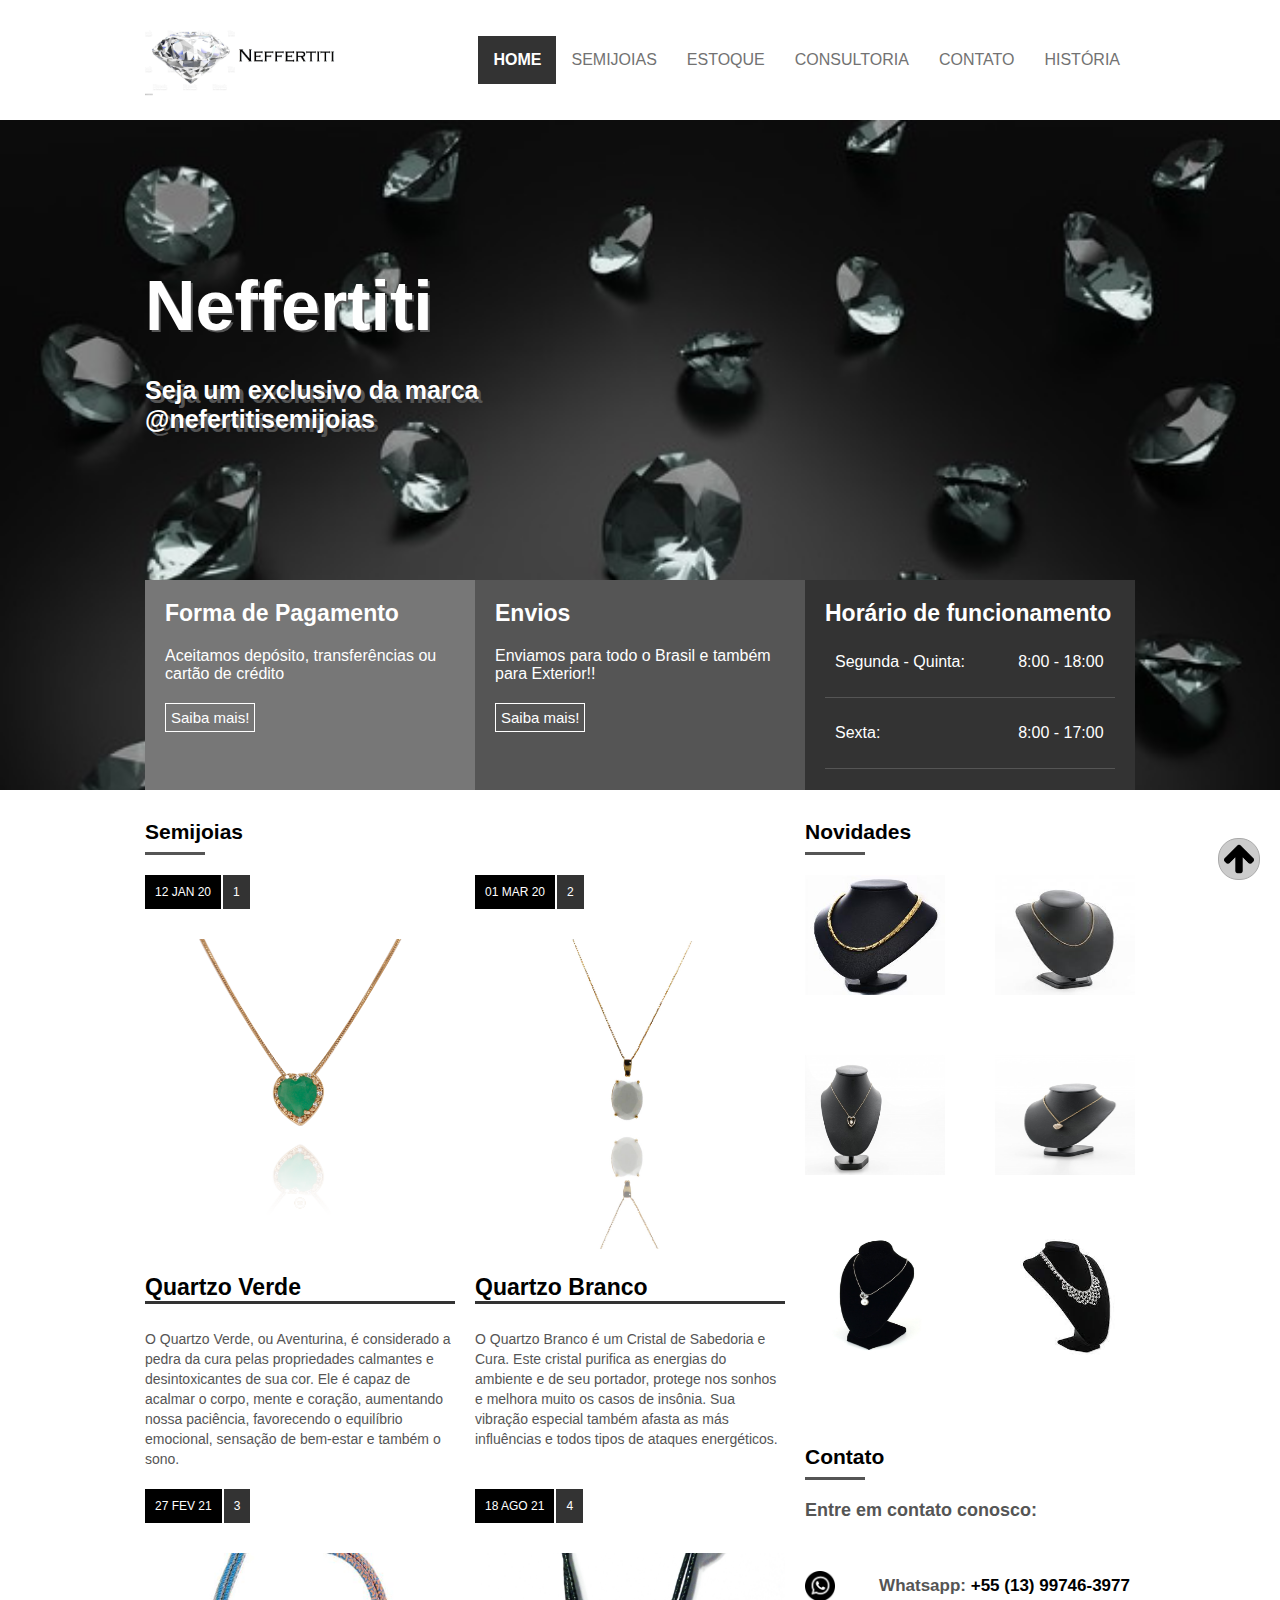
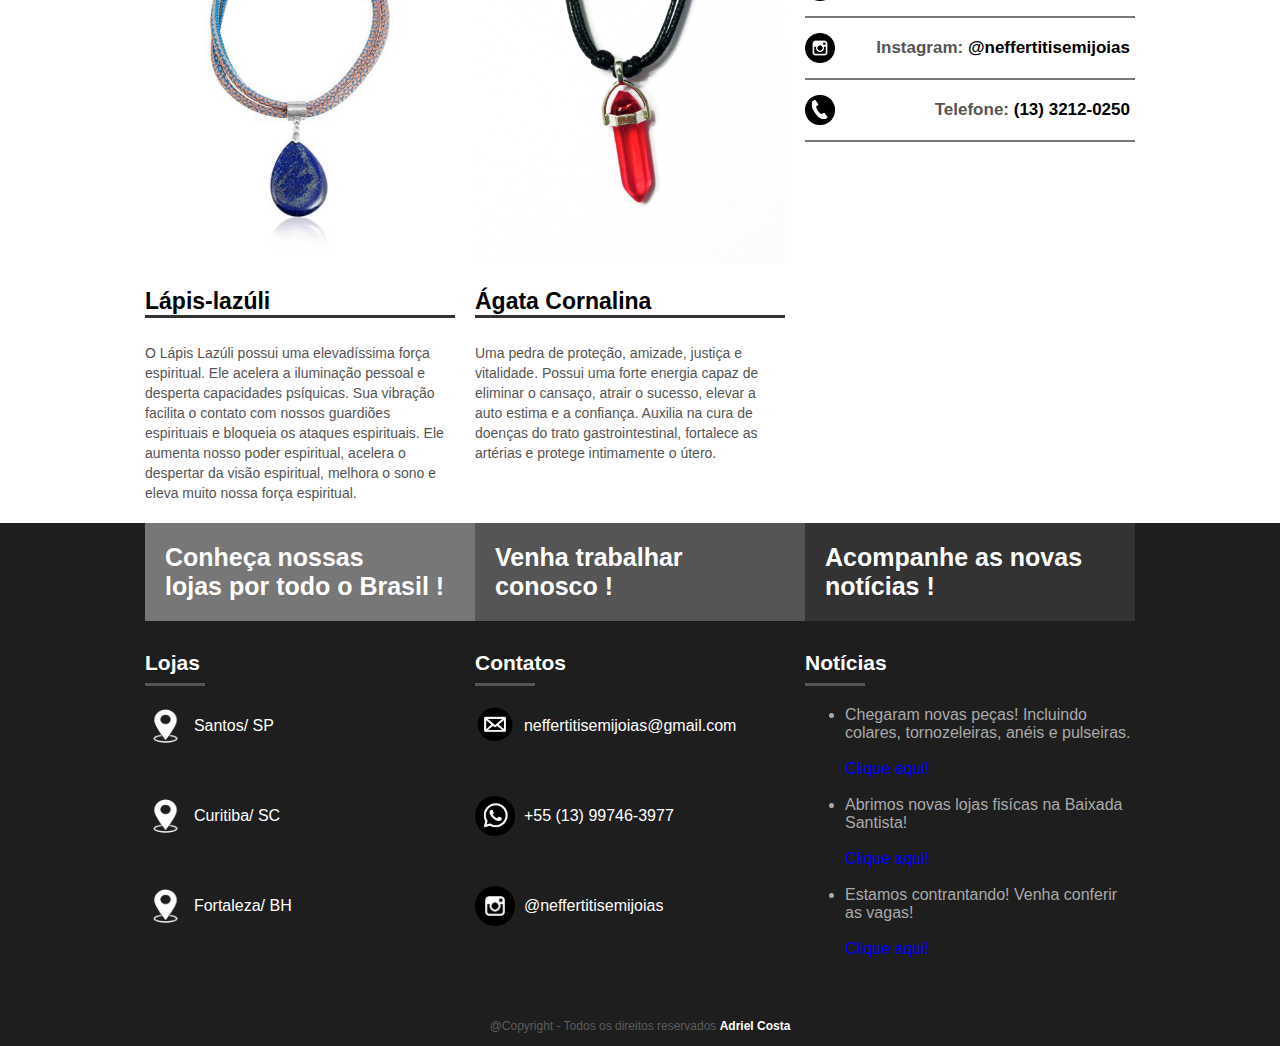
<file: index.html>
<html>
    <head>
        <meta charset="UTF-8">
        <meta name="viewport" content="width=device-width,user-scalable=0"/>

        <link rel="stylesheet" type="text/css" href="assets/css/templete.css">
        
        <script type="text/javascript" src="assets/js/scriipt.js">
       
            
        </script>

        <title>Neffertiti</title>

    </head> 
    <body>
       
        <header>
            <div class="container">
                <div class="logo">
                    <a href=""><img class="marca" src="assets/images/logo.jpg" alt=""></a>
                </div>
                <div class="menu">
                    <nav>
                        <div class="menuMobile">
                            <div class="mm_line"></div>
                            <div class="mm_line"></div>
                            <div class="mm_line"></div>
                        </div>
                        <ul>
                            <li class="active"><a href="">HOME</a></li>
                            <li><a href="">SEMIJOIAS</a></li>
                            <li><a href="">ESTOQUE</a></li>
                            <li><a href="">CONSULTORIA</a></li>
                            <li><a href="">CONTATO</a></li>
                            <li><a href="">HISTÓRIA</a></li>
                        </ul>
                    </nav>
                </div>
            </div>

            <div class="button" onclick="subirTela()">
                <div>
                    <img src="assets/images/seta_cima.png" alt="">
                </div>
            </div>
        </header>

        <section id="banner">

            <div class="container column">
                <div class="banner_headline">
                    <h1>Neffertiti</h1>
                    <h2>Seja um exclusivo da marca @nefertitisemijoias</h2>
                </div>
                <div class="banner_options">
                    <div class="banner1">
                        <div class="banner_title">Forma de Pagamento</div>
                        <div class="banner_desc">Aceitamos depósito, transferências ou cartão de crédito</div>
                        <a href="">Saiba mais!</a>
                    </div>
                    <div class="banner2">
                        <div class="banner_title">Envios</div>
                        <div class="banner_desc">Enviamos para todo o Brasil e também para Exterior!!</div>
                        <a href="">Saiba mais!</a>
                    </div>
                    <div class="banner3">
                        <div class="banner_title">Horário de funcionamento</div>
                        <div>
                            <div class="banner_text">
                                <p>Segunda - Quinta:&nbsp;&nbsp;&nbsp;&nbsp;&nbsp;&nbsp;
                                    &nbsp;&nbsp;&nbsp;&nbsp;&nbsp;8:00 - 18:00</p>
                            </div>
                            <div class="banner_text">
                               <p>Sexta:&nbsp;&nbsp;&nbsp;&nbsp;&nbsp;&nbsp;
                                &nbsp;&nbsp;&nbsp;&nbsp;&nbsp;&nbsp;&nbsp;&nbsp;&nbsp;&nbsp;&nbsp;
                                &nbsp;&nbsp;&nbsp;&nbsp;&nbsp;&nbsp;&nbsp;&nbsp;&nbsp;&nbsp;&nbsp;
                                8:00 - 17:00</p>
                            </div>                                           
                        </div>
                    </div>
                </div>
                
            </div>

        </section>

        <section id="geral">
            <div class="container">
                <section>
                    <div class="widget">
                        <div class="widget_title">
                            <div class="widget_title_text">Semijoias</div>
                            <div class="widget_title_bar"></div>
                        </div>
                        <div class="widget_body flex">
                            <article>
                                <a href="">
                                    <div class="news_data">
                                        <div class="news_posted_at">12 JAN 20</div>
                                        <div class="news_comments">1</div>
                                    </div>
                                    <div class="news_thumb">
                                        <img src="assets/images/quartzo_verde.png" alt="">
                                    </div>
                                    <div class="news_title">
                                        Quartzo Verde
                                    </div>
                                    <div class="news_resume">
                                    O Quartzo Verde, ou Aventurina, é considerado a pedra da cura pelas propriedades calmantes e desintoxicantes
                                    de sua cor. Ele é capaz de acalmar o corpo, mente e coração, aumentando nossa paciência, favorecendo o 
                                    equilíbrio emocional, sensação de bem-estar e também o sono.
                                    </div>
                                </a>
                            </article>

                            <article>
                                <a href="">
                                    <div class="news_data">
                                        <div class="news_posted_at">01 MAR 20</div>
                                        <div class="news_comments">2</div>
                                    </div>
                                    <div class="news_thumb">
                                        <img src="assets/images/quartzo_branco.png" alt="">
                                    </div>
                                    <div class="news_title">
                                        Quartzo Branco
                                    </div>
                                    <div class="news_resume">
                                        O Quartzo Branco é um Cristal de Sabedoria e Cura. Este cristal purifica as energias do ambiente e de seu
                                        portador, protege nos sonhos e melhora muito os casos de insônia. Sua vibração especial também afasta as
                                        más influências e todos tipos de ataques energéticos.
                                    </div>
                                </a>
                            </article>

                            <article>
                                <a href="">
                                    <div class="news_data">
                                        <div class="news_posted_at">27 FEV 21</div>
                                        <div class="news_comments">3</div>
                                    </div>
                                    <div class="news_thumb">
                                        <img src="assets/images/lapis_lazuli.jpg" alt="">
                                    </div>
                                    <div class="news_title">
                                        Lápis-lazúli
                                    </div>
                                    <div class="news_resume">
                                        O Lápis Lazúli possui uma elevadíssima força espiritual. Ele acelera a iluminação pessoal e desperta 
                                        capacidades psíquicas.
                                        Sua vibração facilita o contato com nossos guardiões espirituais e bloqueia os ataques espirituais.               
                                        Ele aumenta nosso poder espiritual, acelera o despertar da visão espiritual, melhora o sono e eleva
                                        muito nossa força espiritual.
                                    </div>
                                </a>
                            </article>

                            <article>
                                <a href="">
                                    <div class="news_data">
                                        <div class="news_posted_at">18 AGO 21</div>
                                        <div class="news_comments">4</div>
                                    </div>
                                    <div class="news_thumb">
                                        <img src="assets/images/agata_cornalina.jpg" alt="">
                                    </div>
                                    <div class="news_title">
                                        Ágata Cornalina
                                    </div>
                                    <div class="news_resume">
                                        Uma pedra de proteção, amizade, justiça e vitalidade.
                                        Possui uma forte energia capaz de eliminar o cansaço, atrair o sucesso, elevar a auto estima e a confiança.
                                        Auxilia na cura de doenças do trato gastrointestinal,  fortalece as artérias e protege intimamente o útero.
                                    </div>
                                </a>
                            </article>

                        </div>
                </section>
                <aside>
                    <div class="widget">
                        <div class="widget_title">
                            <div class="widget_title_text">Novidades</div>
                            <div class="widget_title_bar"></div>
                        </div>
                        <div class="widget_body">
                            <a href="">
                                <div class="widget_geral">
                                    <div>
                                        <img src="assets/images/colares1.jpg" alt="">
                                    </div>
                                    <div>
                                        <img src="assets/images/colares2.jpg" alt="">
                                    </div>
                                </div>
                                <div class="widget_geral">
                                    <div>
                                        <img src="assets/images/colares3.jpg" alt="">
                                    </div>
                                    <div>
                                        <img src="assets/images/colares4.jpg" alt="">
                                    </div>
                                </div>
                                <div class="widget_geral">
                                    <div>
                                        <img src="assets/images/colares5.jpeg" alt="">
                                    </div>
                                    <div>
                                        <img src="assets/images/colares6.jpg" alt="">
                                    </div>
                                </div>
                            </a>    
                        </div>
                        <div class="widget">
                            <div class="widget_title">
                                <div class="widget_title_text">Contato</div>
                                <div class="widget_title_bar"></div>
                            </div>

                            <div class="widget_body">

                                <div class="widget_text_inf">
                                    Entre em contato conosco:
                                </div>

                                <div class="widget_contato">
                                    <div class="widget_logo">
                                        <img src="assets/images/wpp.png" alt="">
                                    </div>
                                        <div class="widget_inf">
                                            Whatsapp: <a href="">+55 (13) 99746-3977</a>
                                        </div>
                                    </div>
                                    
                                    <div class="widget_contato">
                                        <div class="widget_logo">
                                            <img src="assets/images/insta.png" alt="">
                                        </div>    
                                            <div class="widget_inf">
                                            Instagram: <a href="">@neffertitisemijoias</a>
                                            </div>                                      
                                    </div>

                                    <div class="widget_contato">    
                                        <div class="widget_logo">
                                            <img src="assets/images/tel.png" alt="">
                                        </div>
                                        <div class="widget_inf">    
                                            Telefone: <tel>(13) 3212-0250</tel>
                                        </div>
                                    </div>
                            </div>   
                    </div>
                </aside>
            </div>
        </section>
        <footer>
            <div class="container flexColumn">
                <div class="footer_menu">
                    <div class="fm_1">
                        Conheça nossas 
                        <br>
                        lojas por todo o Brasil !
                    </div>
                    <div class="fm_2">
                        Venha trabalhar conosco !
                    </div>
                    <div class="fm_3">
                        Acompanhe as novas notícias !
                    </div>
                </div>
                <div class="footer_area">
                    <div class="footer_areaitem">
                        <div class="widget_title">
                            <div class="widget_title_text">Lojas</div>
                            <div class="widget_title_bar"></div>
                        </div>
                        <div class="widget_body">

                            <div class="footer_cont">
                                <div class="footer_logo">
                                    <img src="assets/images/localizacao.png" alt="">
                                </div>
                                <div class="footer_inf">
                                    &nbsp;&nbsp;<a href="">Santos/ SP</a>
                                </div>
                            </div>

                            <div class="footer_cont">
                                <div class="footer_logo">
                                    <img src="assets/images/localizacao.png" alt="">
                                </div>
                                <div class="footer_inf">
                                    &nbsp;&nbsp;<a href="">Curitiba/ SC</a>
                                </div>
                            </div>

                            <div class="footer_cont">
                                <div class="footer_logo">
                                    <img src="assets/images/localizacao.png" alt="">
                                </div>
                                <div class="footer_inf">
                                    &nbsp;&nbsp;<a href="">Fortaleza/ BH</a>
                                </div>
                            </div>

                        </div>
                    </div>
                    <div class="footer_areaitem">
                        <div class="widget_title">
                            <div class="widget_title_text">Contatos</div>
                            <div class="widget_title_bar"></div>
                        </div>
                        <div class="widget_body_footer">
                            <div class="footer_cont">
                                <div class="footer_logo">
                                    <img src="assets/images/email.png" alt="">
                                </div>
                                <div class="footer_inf">
                                    &nbsp;&nbsp;<a href="">neffertitisemijoias@gmail.com</a>
                                </div>
                            </div>

                            <div class="footer_cont">
                                <div class="footer_logo">
                                    <img src="assets/images/wpp.png" alt="">
                                </div>
                                <div class="footer_inf">
                                    &nbsp;&nbsp;<a href="">+55 (13) 99746-3977</a>
                                </div>
                            </div>

                            <div class="footer_cont">
                                <div class="footer_logo">
                                    <img src="assets/images/insta.png" alt="">
                                </div>
                                <div class="footer_inf">
                                    &nbsp;&nbsp;<a href="">@neffertitisemijoias</a>
                                </div>
                            </div>
                        </div>
                    </div>
                    <div class="footer_areaitem">
                        <div class="widget_title">
                            <div class="widget_title_text">Notícias</div>
                            <div class="widget_title_bar"></div>
                        </div>
                        <div class="widget_body_news">
                           <ul>
                                <li>
                                    Chegaram novas peças! Incluindo colares, tornozeleiras, anéis e pulseiras.
                                    <br>
                                    <br>
                                    <a href="">Clique aqui!</a>
                               </li>
                                <br>
                               <li>
                                    Abrimos novas lojas fisícas na Baixada Santista!
                                    <br>
                                    <br>
                                    <a href="">Clique aqui!</a>
                               </li>
                                <br>
                               <li>
                                   Estamos contrantando! Venha conferir as vagas!
                                   <br>
                                   <br>
                                   <a href="">Clique aqui!</a> 
                               </li>
                           </ul>
                        </div>
                    </div>
                </div>
                <div class="footer_copy">
                    @Copyright - Todos os direitos reservados <a href="">Adriel Costa</a>
                </div>
            </div>
        </footer>
    </body>
</html>
</file>
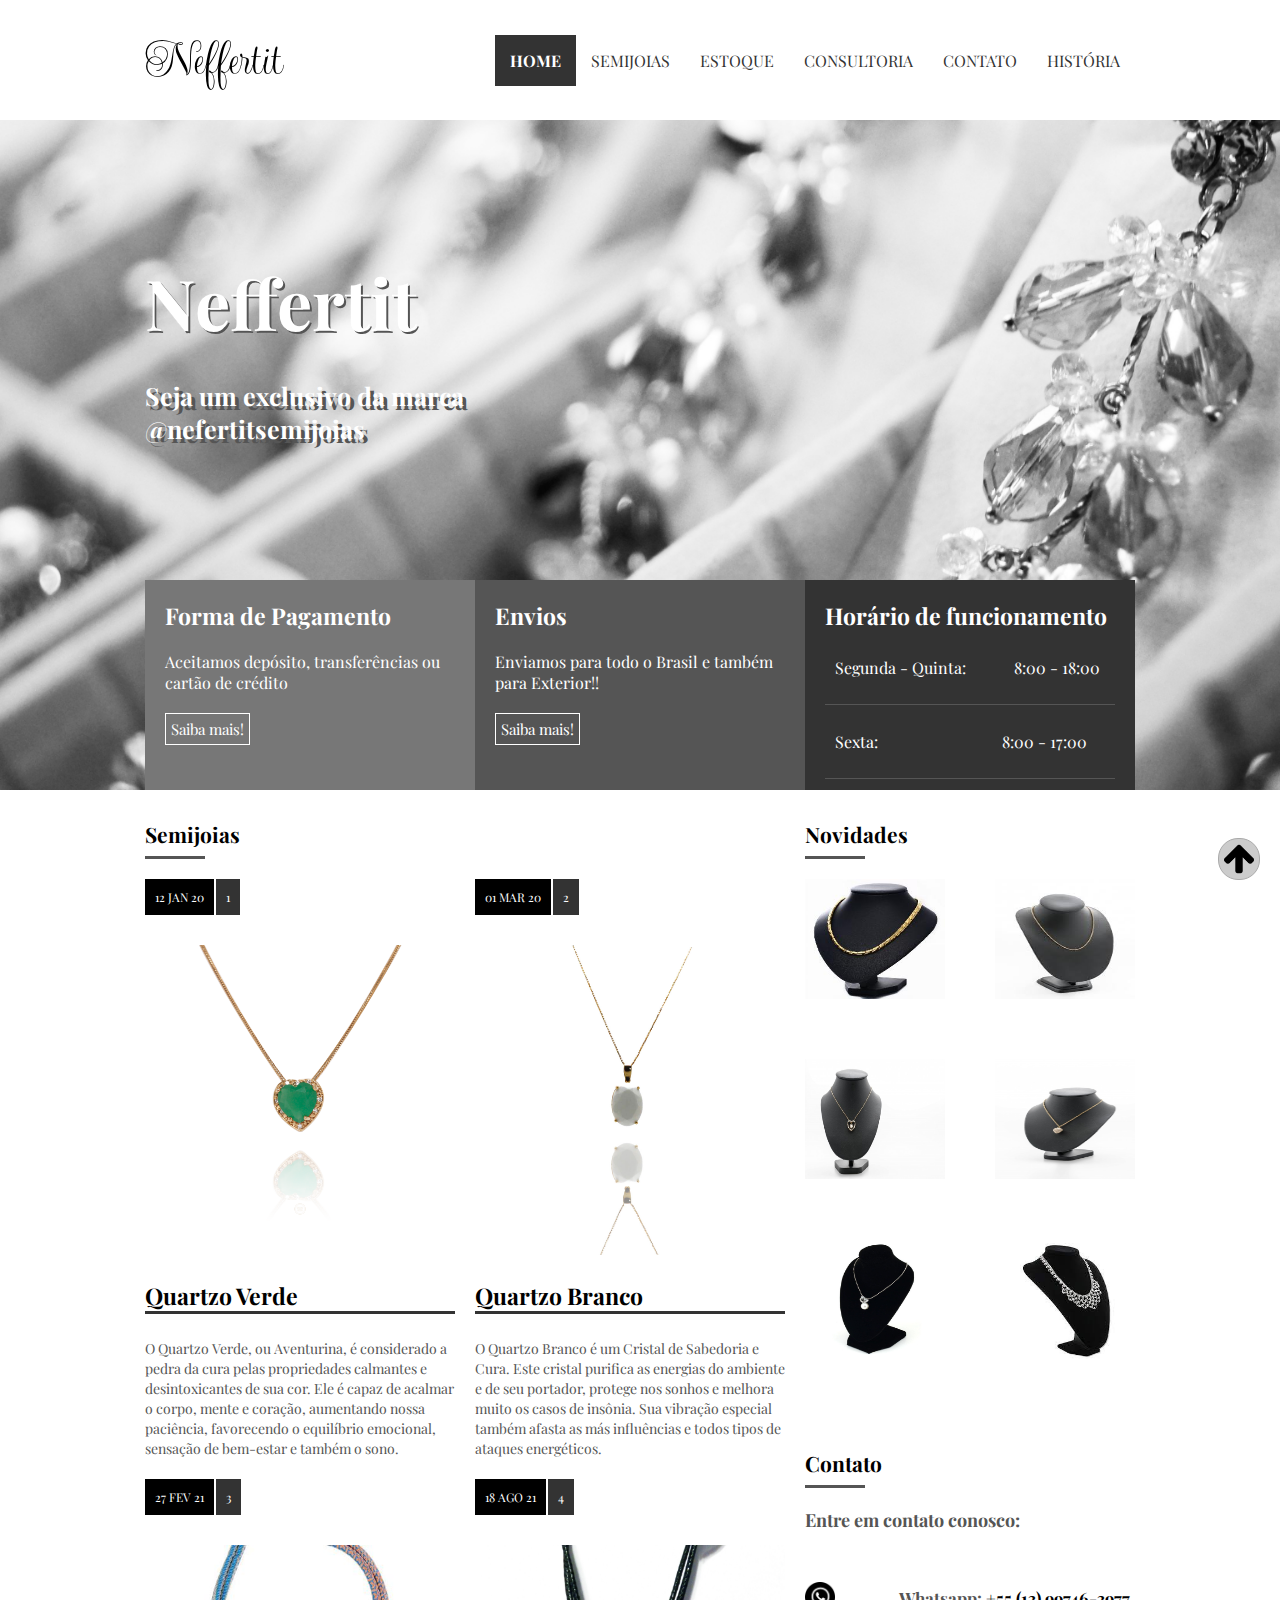
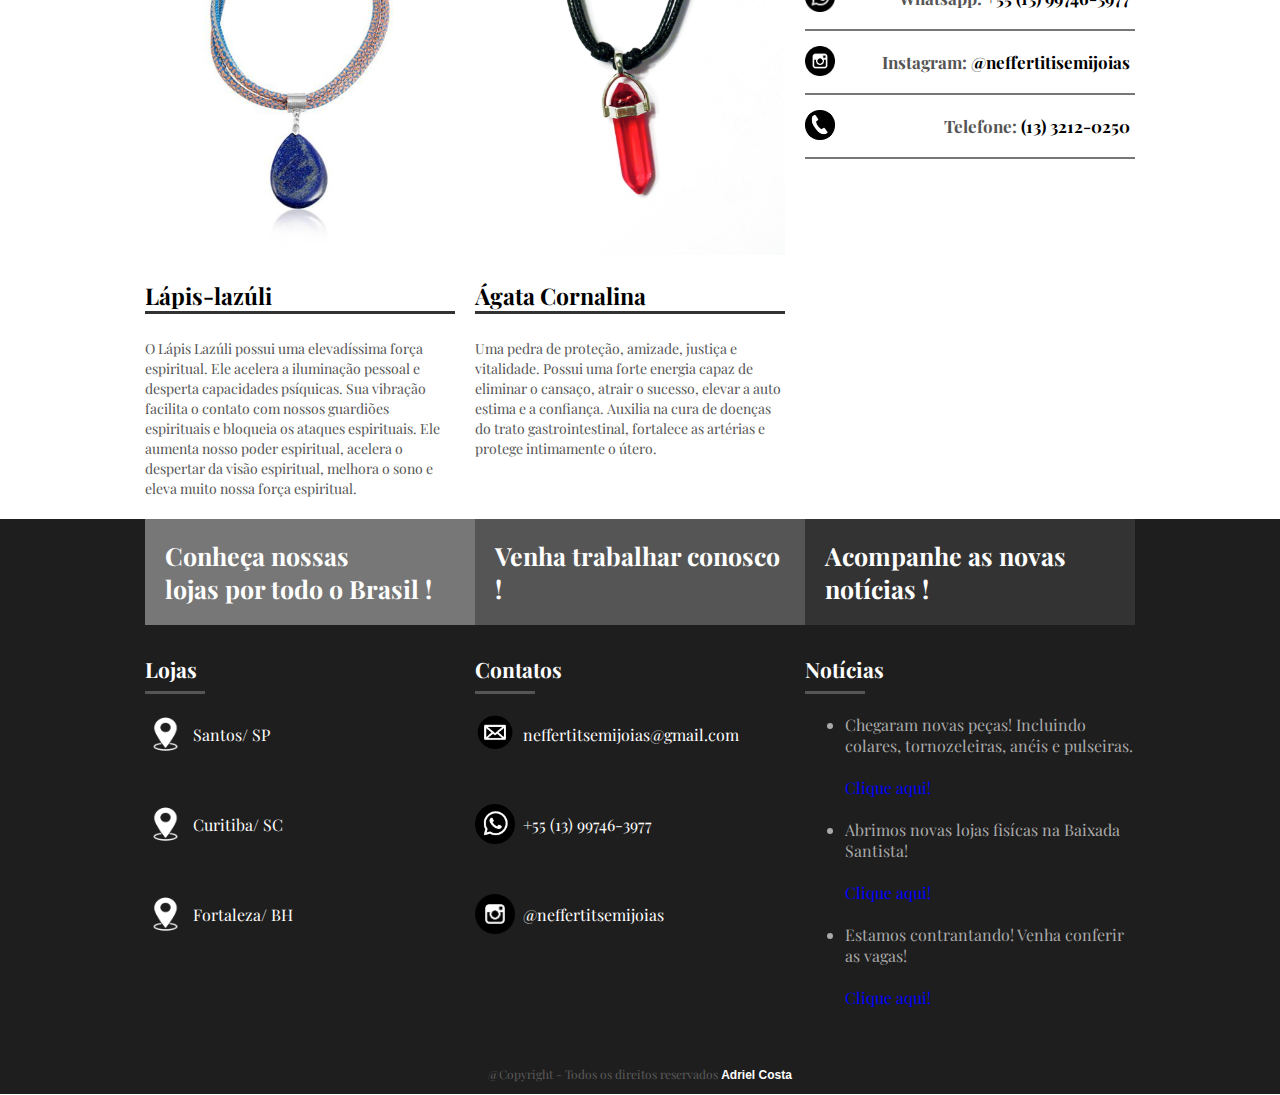
<file: HomePage - Neffertit/index.html>
<html>
    <head>
	<title>Home Page - Teste | Neffertiti</title>
        <meta charset="UTF-8">
        <meta name="viewport" content="width=device-width,user-scalable=0"/>
        <link rel="stylesheet" type="text/css" href="assets/css/templete.css"> 
        <link rel="preconnect" href="https://fonts.googleapis.com">
        <link rel="preconnect" href="https://fonts.gstatic.com" crossorigin>
        <link href="https://fonts.googleapis.com/css2?family=Updock&display=swap" rel="stylesheet">
        <link rel="preconnect" href="https://fonts.googleapis.com">
<link rel="preconnect" href="https://fonts.gstatic.com" crossorigin>
<link href="https://fonts.googleapis.com/css2?family=Playfair+Display:ital@1&display=swap" rel="stylesheet">

        <script type="text/javascript" src="assets/js/scriipt.js"></script>
    </head> 
    <body>
       
        <header>
            <div class="container">
                <div class="logo">
                    Neffertit
                </div>
                <div class="menu">
                    <nav>
                        <div class="menuMobile">
                            <div class="mm_line"></div>
                            <div class="mm_line"></div>
                            <div class="mm_line"></div>
                        </div>
                        <ul>
                            <li class="active"><a href="">HOME</a></li>
                            <li><a href="">SEMIJOIAS</a></li>
                            <li><a href="">ESTOQUE</a></li>
                            <li><a href="">CONSULTORIA</a></li>
                            <li><a href="">CONTATO</a></li>
                            <li><a href="">HISTÓRIA</a></li>
                        </ul>
                    </nav>
                </div>
            </div>

            <div class="button" onclick="subirTela()">
                <div>
                    <img src="assets/images/seta_cima.png" alt="">
                </div>
            </div>
        </header>

        <section id="banner">

            <div class="container column">
                <div class="banner_headline">
                    <h1>Neffertit</h1>
                    <h2>Seja um exclusivo da marca @nefertitsemijoias</h2>
                </div>
                <div class="banner_options">
                    <div class="banner1">
                        <div class="banner_title">Forma de Pagamento</div>
                        <div class="banner_desc">Aceitamos depósito, transferências ou cartão de crédito</div>
                        <a href="">Saiba mais!</a>
                    </div>
                    <div class="banner2">
                        <div class="banner_title">Envios</div>
                        <div class="banner_desc">Enviamos para todo o Brasil e também para Exterior!!</div>
                        <a href="">Saiba mais!</a>
                    </div>
                    <div class="banner3">
                        <div class="banner_title">Horário de funcionamento</div>
                        <div>
                            <div class="banner_text">
                                <p>Segunda - Quinta:&nbsp;&nbsp;&nbsp;&nbsp;&nbsp;&nbsp;
                                    &nbsp;&nbsp;&nbsp;&nbsp;&nbsp;8:00 - 18:00</p>
                            </div>
                            <div class="banner_text">
                               <p>Sexta:&nbsp;&nbsp;&nbsp;&nbsp;&nbsp;&nbsp;
                                &nbsp;&nbsp;&nbsp;&nbsp;&nbsp;&nbsp;&nbsp;&nbsp;&nbsp;&nbsp;&nbsp;
                                &nbsp;&nbsp;&nbsp;&nbsp;&nbsp;&nbsp;&nbsp;&nbsp;&nbsp;&nbsp;&nbsp;
                                8:00 - 17:00</p>
                            </div>                                           
                        </div>
                    </div>
                </div>
                
            </div>

        </section>

        <section id="geral">
            <div class="container">
                <section>
                    <div class="widget">
                        <div class="widget_title">
                            <div class="widget_title_text">Semijoias</div>
                            <div class="widget_title_bar"></div>
                        </div>
                        <div class="widget_body flex">
                            <article>
                                <a href="">
                                    <div class="news_data">
                                        <div class="news_posted_at">12 JAN 20</div>
                                        <div class="news_comments">1</div>
                                    </div>
                                    <div class="news_thumb">
                                        <img src="assets/images/quartzo_verde.png" alt="">
                                    </div>
                                    <div class="news_title">
                                        Quartzo Verde
                                    </div>
                                    <div class="news_resume">
                                    O Quartzo Verde, ou Aventurina, é considerado a pedra da cura pelas propriedades calmantes e desintoxicantes
                                    de sua cor. Ele é capaz de acalmar o corpo, mente e coração, aumentando nossa paciência, favorecendo o 
                                    equilíbrio emocional, sensação de bem-estar e também o sono.
                                    </div>
                                </a>
                            </article>

                            <article>
                                <a href="">
                                    <div class="news_data">
                                        <div class="news_posted_at">01 MAR 20</div>
                                        <div class="news_comments">2</div>
                                    </div>
                                    <div class="news_thumb">
                                        <img src="assets/images/quartzo_branco.png" alt="">
                                    </div>
                                    <div class="news_title">
                                        Quartzo Branco
                                    </div>
                                    <div class="news_resume">
                                        O Quartzo Branco é um Cristal de Sabedoria e Cura. Este cristal purifica as energias do ambiente e de seu
                                        portador, protege nos sonhos e melhora muito os casos de insônia. Sua vibração especial também afasta as
                                        más influências e todos tipos de ataques energéticos.
                                    </div>
                                </a>
                            </article>

                            <article>
                                <a href="">
                                    <div class="news_data">
                                        <div class="news_posted_at">27 FEV 21</div>
                                        <div class="news_comments">3</div>
                                    </div>
                                    <div class="news_thumb">
                                        <img src="assets/images/lapis_lazuli.jpg" alt="">
                                    </div>
                                    <div class="news_title">
                                        Lápis-lazúli
                                    </div>
                                    <div class="news_resume">
                                        O Lápis Lazúli possui uma elevadíssima força espiritual. Ele acelera a iluminação pessoal e desperta 
                                        capacidades psíquicas.
                                        Sua vibração facilita o contato com nossos guardiões espirituais e bloqueia os ataques espirituais.               
                                        Ele aumenta nosso poder espiritual, acelera o despertar da visão espiritual, melhora o sono e eleva
                                        muito nossa força espiritual.
                                    </div>
                                </a>
                            </article>

                            <article>
                                <a href="">
                                    <div class="news_data">
                                        <div class="news_posted_at">18 AGO 21</div>
                                        <div class="news_comments">4</div>
                                    </div>
                                    <div class="news_thumb">
                                        <img src="assets/images/agata_cornalina.jpg" alt="">
                                    </div>
                                    <div class="news_title">
                                        Ágata Cornalina
                                    </div>
                                    <div class="news_resume">
                                        Uma pedra de proteção, amizade, justiça e vitalidade.
                                        Possui uma forte energia capaz de eliminar o cansaço, atrair o sucesso, elevar a auto estima e a confiança.
                                        Auxilia na cura de doenças do trato gastrointestinal,  fortalece as artérias e protege intimamente o útero.
                                    </div>
                                </a>
                            </article>

                        </div>
                </section>
                <aside>
                    <div class="widget">
                        <div class="widget_title">
                            <div class="widget_title_text">Novidades</div>
                            <div class="widget_title_bar"></div>
                        </div>
                        <div class="widget_body">
                            <a href="">
                                <div class="widget_geral">
                                    <div>
                                        <div class="widget_geral_info">Colar de Ouro</div>
                                        <img src="assets/images/colares1.jpg" alt="">
                                    </div>
                                    <div>
                                        <div class="widget_geral_info">Colar de Bronza  </div>
                                        <img src="assets/images/colares2.jpg" alt="">
                                    </div>
                                </div>
                                <div class="widget_geral">
                                    <div>
                                        <div class="widget_geral_info">Colar de Coração</div>
                                        <img src="assets/images/colares3.jpg" alt="">
                                    </div>
                                    <div>
                                        <div class="widget_geral_info">Colar com Pingente</div>
                                        <img src="assets/images/colares4.jpg" alt="">
                                    </div>
                                </div>
                                <div class="widget_geral">
                                    <div>
                                        <div class="widget_geral_info">Colar de Prata</div>
                                        <img src="assets/images/colares5.jpeg" alt="">
                                    </div>
                                    <div>
                                        <div class="widget_geral_info">Colar de Prataria</div>
                                        <img src="assets/images/colares6.jpg" alt="">
                                    </div>
                                </div>
                            </a>    
                        </div>
                        <div class="widget">
                            <div class="widget_title">
                                <div class="widget_title_text">Contato</div>
                                <div class="widget_title_bar"></div>
                            </div>

                            <div class="widget_body">

                                <div class="widget_text_inf">
                                    Entre em contato conosco:
                                </div>

                                <div class="widget_contato">
                                    <div class="widget_logo">
                                        <img src="assets/images/wpp.png" alt="">
                                    </div>
                                        <div class="widget_inf">
                                            Whatsapp: <a href="">+55 (13) 99746-3977</a>
                                        </div>
                                    </div>
                                    
                                    <div class="widget_contato">
                                        <div class="widget_logo">
                                            <img src="assets/images/insta.png" alt="">
                                        </div>    
                                            <div class="widget_inf">
                                            Instagram: <a href="">@neffertitisemijoias</a>
                                            </div>                                      
                                    </div>

                                    <div class="widget_contato">    
                                        <div class="widget_logo">
                                            <img src="assets/images/tel.png" alt="">
                                        </div>
                                        <div class="widget_inf">    
                                            Telefone: <tel>(13) 3212-0250</tel>
                                        </div>
                                    </div>
                            </div>   
                    </div>
                </aside>
            </div>
        </section>
        <footer>
            <div class="container flexColumn">
                <div class="footer_menu">
                    <div class="fm_1">
                        Conheça nossas 
                        <br>
                        lojas por todo o Brasil !
                    </div>
                    <div class="fm_2">
                        Venha trabalhar conosco !
                    </div>
                    <div class="fm_3">
                        Acompanhe as novas notícias !
                    </div>
                </div>
                <div class="footer_area">
                    <div class="footer_areaitem">
                        <div class="widget_title">
                            <div class="widget_title_text">Lojas</div>
                            <div class="widget_title_bar"></div>
                        </div>
                        <div class="widget_body">

                            <div class="footer_cont">
                                <div class="footer_logo">
                                    <img src="assets/images/localizacao.png" alt="">
                                </div>
                                <div class="footer_inf">
                                    &nbsp;&nbsp;<a href="">Santos/ SP</a>
                                </div>
                            </div>

                            <div class="footer_cont">
                                <div class="footer_logo">
                                    <img src="assets/images/localizacao.png" alt="">
                                </div>
                                <div class="footer_inf">
                                    &nbsp;&nbsp;<a href="">Curitiba/ SC</a>
                                </div>
                            </div>

                            <div class="footer_cont">
                                <div class="footer_logo">
                                    <img src="assets/images/localizacao.png" alt="">
                                </div>
                                <div class="footer_inf">
                                    &nbsp;&nbsp;<a href="">Fortaleza/ BH</a>
                                </div>
                            </div>

                        </div>
                    </div>
                    <div class="footer_areaitem">
                        <div class="widget_title">
                            <div class="widget_title_text">Contatos</div>
                            <div class="widget_title_bar"></div>
                        </div>
                        <div class="widget_body_footer">
                            <div class="footer_cont">
                                <div class="footer_logo">
                                    <img src="assets/images/email.png" alt="">
                                </div>
                                <div class="footer_inf">
                                    &nbsp;&nbsp;<a href="">neffertitsemijoias@gmail.com</a>
                                </div>
                            </div>

                            <div class="footer_cont">
                                <div class="footer_logo">
                                    <img src="assets/images/wpp.png" alt="">
                                </div>
                                <div class="footer_inf">
                                    &nbsp;&nbsp;<a href="">+55 (13) 99746-3977</a>
                                </div>
                            </div>

                            <div class="footer_cont">
                                <div class="footer_logo">
                                    <img src="assets/images/insta.png" alt="">
                                </div>
                                <div class="footer_inf">
                                    &nbsp;&nbsp;<a href="">@neffertitsemijoias</a>
                                </div>
                            </div>
                        </div>
                    </div>
                    <div class="footer_areaitem">
                        <div class="widget_title">
                            <div class="widget_title_text">Notícias</div>
                            <div class="widget_title_bar"></div>
                        </div>
                        <div class="widget_body_news">
                           <ul>
                                <li>
                                    Chegaram novas peças! Incluindo colares, tornozeleiras, anéis e pulseiras.
                                    <br>
                                    <br>
                                    <a href="">Clique aqui!</a>
                               </li>
                                <br>
                               <li>
                                    Abrimos novas lojas fisícas na Baixada Santista!
                                    <br>
                                    <br>
                                    <a href="">Clique aqui!</a>
                               </li>
                                <br>
                               <li>
                                   Estamos contrantando! Venha conferir as vagas!
                                   <br>
                                   <br>
                                   <a href="">Clique aqui!</a> 
                               </li>
                           </ul>
                        </div>
                    </div>
                </div>
                <div class="footer_copy">
                    @Copyright - Todos os direitos reservados <a href="">Adriel Costa</a>
                </div>
            </div>
        </footer>
    </body>
</html>
</file>
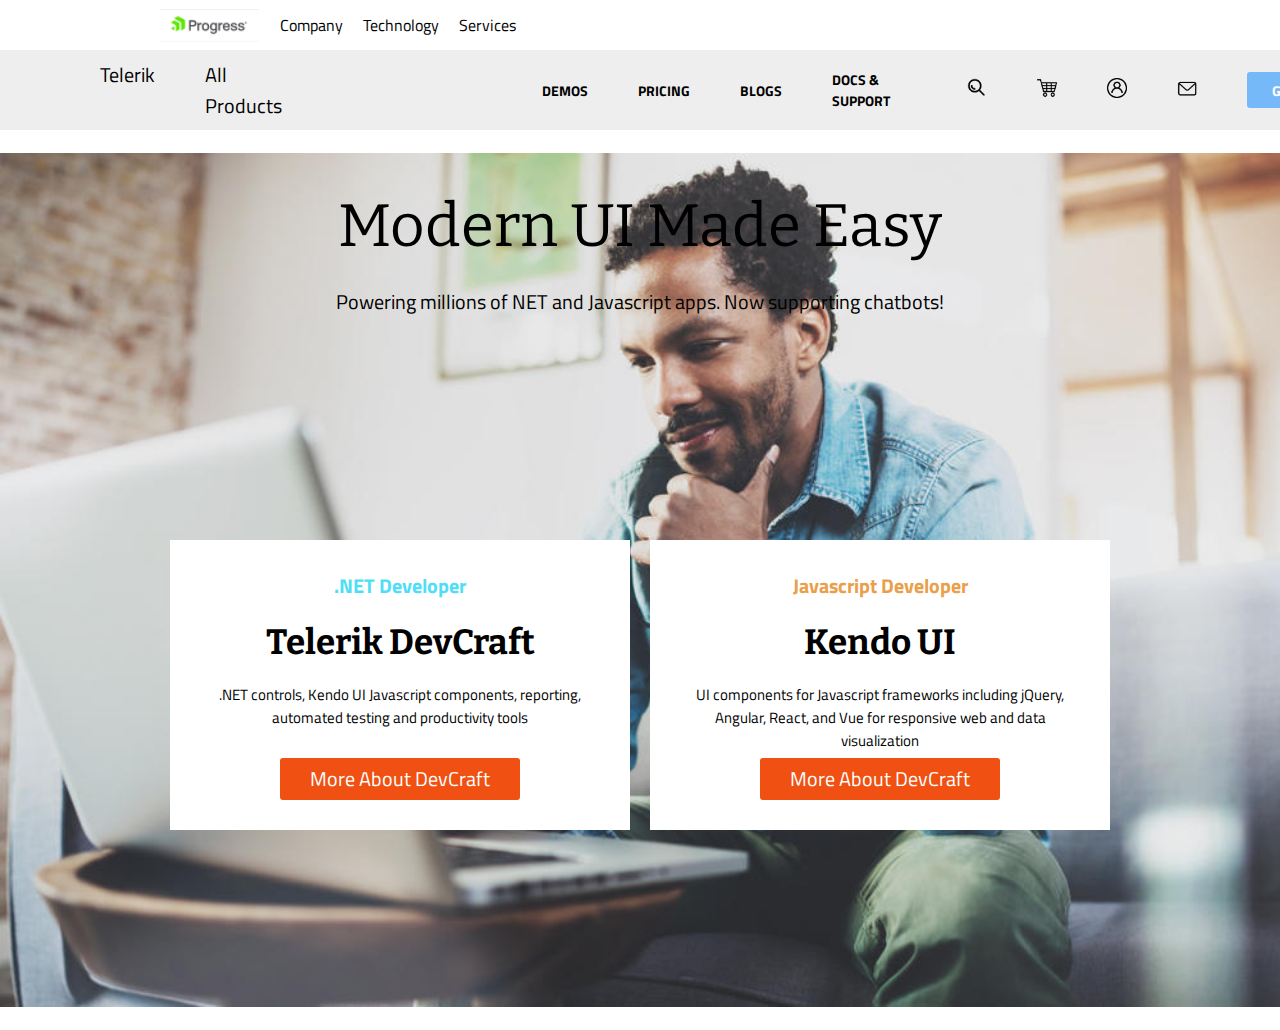
<file: HomePage - Progress/index.html>
<!DOCTYPE html>
    <html>
        <head>
            <meta charset="UTF-8">
            <meta name="viewport" content="width=device-width,minimum-scale=1,initial-scale=1">
            <title>Home Page - Teste | Progress</title>
            <link rel="stylesheet" href="assets/css/style.css">
            <link rel="preconnect" href="https://fonts.googleapis.com">
            <link rel="preconnect" href="https://fonts.gstatic.com" crossorigin>
            <link href="https://fonts.googleapis.com/css2?family=Titillium+Web&display=swap" rel="stylesheet">
            <link rel="preconnect" href="https://fonts.googleapis.com">
            <link rel="preconnect" href="https://fonts.gstatic.com" crossorigin>
            <link href="https://fonts.googleapis.com/css2?family=Bitter:wght@300;400&display=swap" rel="stylesheet">
        </head>
        <body>
            <div class="geral">
                <div class="layout1">
                    <div class="logo"><img src="assets/images/progress.logo.png" alt=""></div>
                    <div>Company</div>
                    <div>Technology</div>
                    <div>Services</div>
                </div>
                <div class="layout2">
                    <div class="opcao1">
                        <div><h1>Telerik</h1></div>
                        <div><h1>All Products</h1></div>
                    </div>

                    <div class="opcao2">

                        <div class="menuMobile">
                            <div class="mm_line"></div>
                            <div class="mm_line"></div>
                            <div class="mm_line"></div>
                        </div>
                        <div class="menu"><a href=""> DEMOS</a></div>
                        <div class="menu"><a href=""> PRICING </a></div>
                        <div class="menu"><a href=""> BLOGS </a></div>
                        <div class="menu"><a href=""> DOCS & SUPPORT </a></div>
                        <div class="lupa">
                            <img src="assets/images/lupa.png" alt="">
                        </div>
                        <div class="carrinho">
                            <img src="assets/images/carrinho.png" alt="">
                        </div>
                        <div class="man">
                            <img src="assets/images/man.png" alt="">
                        </div>
                        <div class="carta">
                            <img src="assets/images/carta.png" alt="">
                        </div>
                        <div class="test"><a href=""> GET A FREE TRAIL </a></div>
                    </div>
                </div>
                <div class="container">
                    <div class="banner_text">
                        <h1>Modern UI Made Easy</h1>
                        <br>
                       <p>Powering millions of NET and Javascript apps. Now supporting chatbots!</p>
                    </div>
                    <div class="banner1">
                        <div><h4>.NET Developer</h4></div>
                        
                        <div><h2>Telerik DevCraft</h2></div>
                        
                        <div><p>.NET controls, Kendo UI Javascript components, reporting, 
                                automated testing and productivity tools</p></div>

                        <div class="link"><a href=""> More About DevCraft</a></div>
                    </div>

                    <div class="banner2">

                        <div><h4>Javascript Developer</h4></div>
                        
                        <div><h2>Kendo UI</h2></div>
                        
                        <div><p>UI components for Javascript frameworks including jQuery, Angular, React, and Vue for responsive
                                web and data visualization</p></div>

                        <div class="link"><a href=""> More About DevCraft</a></div>
                    </div>

                    </div>
                </div>
            </div>
        </body>
    </html>
</file>
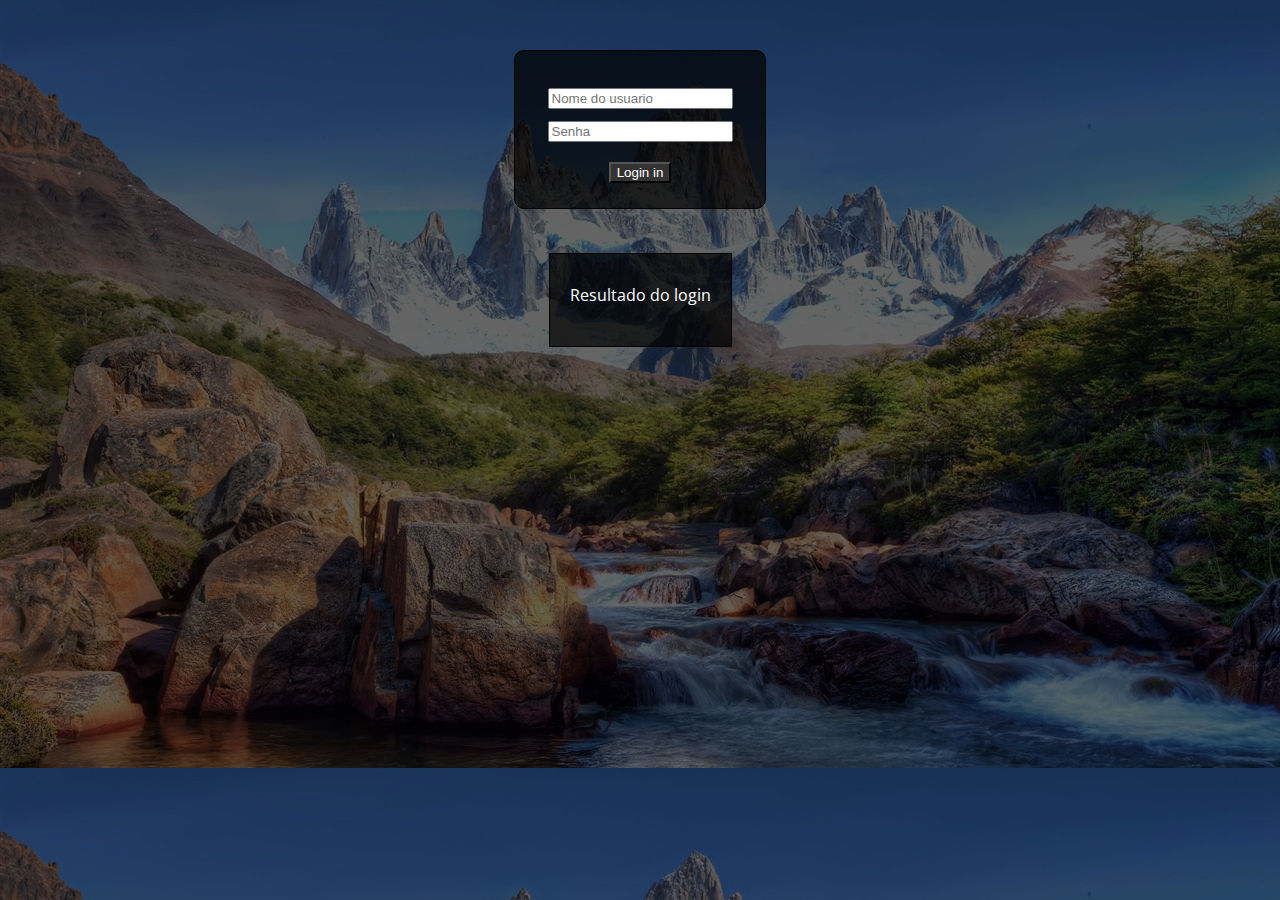
<file: Javascript - Teste/login.teste/login.html>
<!DOCTYPE html>
    <html>
        <head>
            <meta charset="UTF-8">
            <title>Login Teste</title>
            <link rel="preconnect" href="https://fonts.googleapis.com">
            <link rel="preconnect" href="https://fonts.gstatic.com" crossorigin>
            <link href="https://fonts.googleapis.com/css2?family=Montserrat&family=Open+Sans:wght@600&display=swap" rel="stylesheet">
            <style>

                body {
                    margin: 0px;
                    padding: 0px;
                    overflow: hidden;
                    font-family: 'Montserrat', sans-serif;
                    font-family: 'Open Sans', sans-serif;
                    background-image: url(fundo.jpg);
                }

                .geral {
                    width: 100vw;
                    height: 100vh;
                    background-color: rgba(0, 0, 0, 0.6);
                    display: flex;
                    align-items: center;
                    flex-direction: column;
                }

                .block1 {
                    width: 200px;
                    height: auto;
                    margin-top: 50px;
                    padding: 25px;
                    background-color: rgba(0, 0, 0, 0.7);
                    border: #000 solid 1px;
                    border-radius: 10px;
                    display: flex;
                    align-items: center;
                    justify-content: center ;
                    flex-direction: column;
                }

                .block2 {
                    width: auto;
                    height: auto;
                    background-color: rgba(0, 0, 0, 0.7);
                    border: #000 solid 1px;
                    padding: 20px;
                    display: flex;
                    align-items: center;
                    justify-content: center ;
                    flex-direction: column;
                }

                span {
                    margin: 10px 0px 0px 0px;
                }

                button {
                    margin-top: 20px;
                    background-color: #333;
                    color: #fff;
                }

                .result, .resultName, .resultPassworld {
                    color: #fff;
                }

            </style>
        </head>
        <body>
            
            <div class="geral">
                <div class="block1">
                    <span>
                        <input type="text" name="name" value="" id="userName" placeholder="Nome do usuario">
                    </span>
                    
                    <span>
                        <input type="password" name="passworld" value="" id="userPassworld" placeholder="Senha">
                    </span>

                    <button onclick="loginIn()">Login in</button>
                </div>
                <br>
                <br>

                <div class="block2">
                    <span class="result">Resultado do login</span>
                    
                    <span class="resultName"></span>
                    <span class="resultPassworld"></span>

                </div>
            </div>
                <script type="text/javascript">

                    function loginIn() {
                        let user = document.getElementById('userName');
                        let pass = document.getElementById('userPassworld');
                        
                        if( user.value == 'Adriel' && pass.value == 1234) {
                            alert('Dados Corretos');
                            document.querySelector('.result').innerHTML = "Login in com sucesso";

                            document.querySelector('.resultName').innerHTML = 'User Name: ' + user.value;
                            document.querySelector('.resultPassworld').innerHTML = 'Passworld Name: ' + pass.value;
                        } else {
                            alert('Dados incorretos');
                            document.querySelector('.result').innerHTML = "Login in esta incorreto";
                        }      
                    }                  
                </script>       
        </body>
    </html>
</file>
<file: assets/css/templete.css>
* {
    font-family: Arial, Helvetica, sans-serif;
}

body {
    margin: 0;
    padding: 0;
}

header {
    display: flex;
    justify-content: center;
    height: 120px;
}

.container {
    display: flex;
    justify-content: space-between;
    width: 990px;
}

.logo {
    display: flex;
    align-items: center;
}

.marca {width: 200px;}

.menu {
    display:flex;
    align-items: center;
}

nav ul,
nav li {
    list-style: none;
    margin:0;
    padding:0;     
}

nav ul {
    display: flex;
}

nav a {
    display: block;
    padding: 15px;
    text-decoration:none;
    text-transform: uppercase;
    color:#727272;
  
}

nav .active a,
nav a:hover {
    background-color: #333;
    color:#fff;
    font-weight: bold;
    transition: all ease .4s;
}

#banner {
    display:flex;
    justify-content: center;
    background-image: url('../images/img1.jpg');
    background-position: center;
    background-size: cover;
    height: 670px;
}

.button {
    width: 40px;
    height: 40px;
    border: 1px solid #aaa;
    border-radius: 20px;
    background-color: #ccc;
    position: fixed;
    right: 20px;
    bottom: 20px;
    z-index: 999;
    cursor: pointer;
    display: flex;
    justify-content: center;
    align-items: center;
}

.button div img {
    width: 30px;
    height: 30px;
}

.column {
    flex-direction: column;
}

.banner_headline {
    flex:1;
    display:flex;
    flex-direction: column;
    justify-content: center;
}
.banner_headline h1 {
    color:#fff;
    font-size: 70px;
    text-shadow: 2px 2px 0px #555;
    margin:0;
    padding:0;
    max-width: 350px;
}
.banner_headline h2 {
    color:#fff;
    font-size: 25px;
    text-shadow: 4px 4px 0px #555;
    margin:0;
    padding:0;
    max-width: 350px;
    margin-top: 30px;
}

.banner_options {
    height: 210px;
    display:flex;
}

.banner1,
.banner2,
.banner3 {
    flex:1;
    color: #fff;
    padding: 20px;
}

.banner1 {
    background-color:#777;
}

.banner2 {
    background-color:#555;
}

.banner3 {
    background-color: #333;
}

.banner_title {
    font-size: 23px;
    font-weight: bold;
}

.banner_desc {
    font-size: 16px;
    margin-top: 20px;
    margin-bottom:20px;
}

.banner_options a {
    display:inline-block;
    border: 1px solid #fff;
    padding: 5px;
    text-decoration: none;
    color: #fff;
    font-size: 15px;
}
.banner_options a:hover {
    text-decoration: underline;
    
    
}

.banner_text {
    display: flex;
    align-items: flex-end;
    border-bottom:#555 solid 1px;
}

.banner_text p {
   float:left;
   padding: 10px;
}

#geral{
    display:flex;
    justify-content: center;
}

#geral section {
    flex: 2;
}

#geral aside {
    flex: 1;
}

.widget_title {
    margin-top: 30px;
    margin-bottom: 20px;
}

.widget_title_text {
    color:#000;
    font-size:21px;
    font-weight:bold;
}

.widget_title_bar {
   width:60px;
   height: 3px;
   background-color: #555;
   margin-top: 8px; 
}

.flex {
    display: flex;
     flex-wrap: wrap;
}

article {
    flex:1;
    min-width: 300px;
    margin-right: 20px;
    margin-bottom: 20px;
}

article a {
    text-decoration: none;
}

article .news_data {
    display:flex;
}

article .news_posted_at {
    background-color: #000;
    color: #fff;
    font-size:12px;
    padding:10px;
    margin-right: 2px;
}

article .news_comments {
    background-color: #333;
    color: #fff;
    font-size:12px;
    padding:10px;
}

article .news_thumb{
    margin-top: 30px;
}

article .news_thumb img {
    width: 100%;
    height: auto;
    transition: 0.5s;
}

article .news_thumb img:hover {
    transform: scale(1.3);
    border: 1px solid #ccc;
}

article .news_title {
    margin-top:25px;
    margin-bottom: 25px;
    color:#000;
    font-size:23px;
    font-weight: bold;
    border-bottom: 3px solid #333;
}

article .news_resume{
    color:#555;
    font-size: 14px;
    line-height: 20px;
}

.widget_geral {
    display: flex;
    justify-content: space-between;
}

.widget_geral div{
    margin-bottom:60px; 
}

.widget_geral div img {
    width: 140px;
    height: 120px;
}

.widget_text_inf {
    font-weight: bold;
    font-size:18px;
    margin-top: 20px;
    margin-bottom: 50px;
    color: #555;
}

.widget_contato {
    display: flex;
    justify-content: space-between;
    border-bottom: double 2px #777;
    padding-bottom: 15px;
    margin-top: 15px;
}

.widget_logo img {
    width: 30px;
    height: 30px;
   
}

.widget_inf {
    padding: 5px;
    font-size: 17px;
    font-weight: bold;
    color: #555;
}

.widget_inf a {
    text-decoration:none;
    color:#000;
}

.widget_inf tel {
    color: #000;
}

footer {
    display: flex;
    justify-content: center;
    background-color: #1E1E1E;
}

.footer_menu {
    display: flex;
    flex: 1;
}

.fm_1,
.fm_2,
.fm_3 {
    flex:1;
    color:fff;
    padding: 20px;
    font-size:25px;
    font-weight: bold;
}

.fm_1 {
    background-color:#777;
}

.fm_2 {
    background-color:#555;
}

.fm_3 {
    background-color: #333;
}

.footer_area {
    display:flex;  
}

.footer_areaitem {
    flex: 1;
    color:#fff;
}

.flexColumn {
    flex-direction: column;
}

footer .widget_title_text {
    color:#fff;
}

.footer_copy {
    border-top:#2c2c2c;
    height: 40px;
    line-height: 40px;
    color:#5c5c5c;
    font-size: 12px;
    margin-top: 30px;
    text-align: center;
}

.footer_copy a {
    font-weight: bold;
    color:#fff;
    text-decoration: none;
}

.widget_body_news a{
    color: #00f;
    text-decoration: none;
}

.widget_body_news a:hover {
    color:#fff;
    
}

.widget_body_news li {
    color:#aaa;
}

.widget_body_footer {
    display: flex;
    flex-direction: column;
    padding: 0px;
}

.footer_logo img{
    width: 40px;
    height: 40px;
}

.footer_inf a{
    text-decoration: none;
    color: #fff;
}

.footer_inf a:hover{
    color: #00f;
}

.footer_cont {
    display: flex;
    align-items: center;
    margin-bottom: 50px;
}

.menuMobile {
    display: none;
    width: 40px;
    height: 40px;
    margin-right: 20px;
    margin-top: 20px;
    margin-bottom: 20px;
}

.mm_line {
    height: 4px;
    background-color: #333;
    border-radius: 2px;
} 

@media (max-width: 600px) {

    .banner_headline {
        padding: 20px;
    }

    .banner_headline h1 {
        font-size: 55px;
    }

    .banner_headline h2 {
        font-size: 17px;
    }

    .banner_options {
        height: auto;
        flex-direction: column;
    }

    .container {
        flex-direction: column;
    }

    #geral section,
    #geral aside {
        padding: 20px;
    }

    .footer_menu {
        flex-direction: column;
    }

    .fm_1, 
    .fm_2, 
    .fm_3 {
        font-size: 17px;
    }

    .footer_area {
        flex-direction: column;
        padding: 20px;
    }

    nav ul {
        flex-direction: column;
        display: none;
        position: absolute;
        left: 0;
        width: 100%;
        background-color: #fff;
    }

    header {
        height: auto;
    }

    header .container {
        flex-direction: row;
    }

    .logo {
        padding:20px;
    }

    .menuMobile {
        display: flex;
        flex-direction: column;
        justify-content: space-around;
    }

    
}
</file>
<file: HomePage - Neffertit/assets/css/templete.css>
* {
    font-family: 'Playfair Display', serif;
}

body {
    margin: 0;
    padding: 0;
}

header {
    display: flex;
    justify-content: center;
    height: 120px;
}

.container {
    display: flex;
    justify-content: space-between;
    width: 990px;
}

.logo {
    display: flex;
    align-items: center;
    font-family: 'Updock', cursive;
    font-size: 50px;
    cursor: pointer;
}

.marca {width: 200px;}

.menu {
    display:flex;
    align-items: center;
}

nav ul,
nav li {
    list-style: none;
    margin:0;
    padding:0;     
}

nav ul {
    display: flex;
}

nav a {
    display: block;
    padding: 15px;
    text-decoration:none;
    text-transform: uppercase;
    color:#333;
  
}

nav .active a,
nav a:hover {
    background-color: #333;
    color:#fff;
    font-weight: bold;
    transition: all ease .4s;
}

#banner {
    display:flex;
    justify-content: center;
    background-image: url('../images/fundo.png');
    background-color: rgba(0, 0, 0, 0.5);
    background-attachment: fixed;
    background-position: center;
    background-size: cover;
    height: 670px;
}

.button {
    width: 40px;
    height: 40px;
    border: 1px solid #aaa;
    border-radius: 20px;
    background-color: #ccc;
    position: fixed;
    right: 20px;
    bottom: 20px;
    z-index: 999;
    cursor: pointer;
    display: flex;
    justify-content: center;
    align-items: center;
}

.button div img {
    width: 30px;
    height: 30px;
}

.column {
    flex-direction: column;
}

.banner_headline {
    flex:1;
    display:flex;
    flex-direction: column;
    justify-content: center;
}
.banner_headline h1 {
    color:#fff;
    font-size: 70px;
    text-shadow: 2px 2px 0px #555;
    margin:0;
    padding:0;
    max-width: 350px;
}
.banner_headline h2 {
    color:#fff;
    font-size: 25px;
    text-shadow: 4px 4px 0px #555;
    margin:0;
    padding:0;
    max-width: 350px;
    margin-top: 30px;
}

.banner_options {
    height: 210px;
    display:flex;
}

.banner1,
.banner2,
.banner3 {
    flex:1;
    color: #fff;
    padding: 20px;
}

.banner1 {
    background-color:#777;
}

.banner2 {
    background-color:#555;
}

.banner3 {
    background-color: #333;
}

.banner_title {
    font-size: 23px;
    font-weight: bold;
}

.banner_desc {
    font-size: 16px;
    margin-top: 20px;
    margin-bottom:20px;
}

.banner_options a {
    display:inline-block;
    border: 1px solid #fff;
    padding: 5px;
    text-decoration: none;
    color: #fff;
    font-size: 15px;
}
.banner_options a:hover {
    text-decoration: underline;
    
    
}

.banner_text {
    display: flex;
    align-items: flex-end;
    border-bottom:#555 solid 1px;
}

.banner_text p {
   float:left;
   padding: 10px;
}

#geral{
    display:flex;
    justify-content: center;
}

#geral section {
    flex: 2;
}

#geral aside {
    flex: 1;
}

.widget_title {
    margin-top: 30px;
    margin-bottom: 20px;
}

.widget_title_text {
    color:#000;
    font-size:21px;
    font-weight:bold;
}

.widget_title_bar {
   width:60px;
   height: 3px;
   background-color: #555;
   margin-top: 8px; 
}

.flex {
    display: flex;
     flex-wrap: wrap;
}

article {
    flex:1;
    min-width: 300px;
    margin-right: 20px;
    margin-bottom: 20px;
}

article a {
    text-decoration: none;
}

article .news_data {
    display:flex;
}

article .news_posted_at {
    background-color: #000;
    color: #fff;
    font-size:12px;
    padding:10px;
    margin-right: 2px;
}

article .news_comments {
    background-color: #333;
    color: #fff;
    font-size:12px;
    padding:10px;
}

article .news_thumb{
    margin-top: 30px;
}

article .news_thumb img {
    width: 100%;
    height: auto;
    transition: 0.5s;
}

article .news_thumb img:hover {
    transform: scale(1.1);
    border: 1px solid #ccc;
}

article .news_title {
    margin-top:25px;
    margin-bottom: 25px;
    color:#000;
    font-size:23px;
    font-weight: bold;
    border-bottom: 3px solid #333;
}

article .news_resume{
    color:#555;
    font-size: 14px;
    line-height: 20px;
}

.widget_geral {
    display: flex;
    justify-content: space-between;
}

.widget_geral div{
    margin-bottom:60px; 
}


.widget_geral div img {
    width: 140px;
    height: 120px;
}
.widget_geral_info {
    position: absolute;
    background-color: rgba(0,0, 0, 0.5);
    width: 140px;
    height: 120px;
    display: none;
    flex-direction: column;
    justify-content: center;
    align-items: center;
    color: #fff;
}
.widget_geral div:hover .widget_geral_info{
    display: flex;
}

.widget_text_inf {
    font-weight: bold;
    font-size:18px;
    margin-top: 20px;
    margin-bottom: 50px;
    color: #555;
}

.widget_contato {
    display: flex;
    justify-content: space-between;
    border-bottom: double 2px #777;
    padding-bottom: 15px;
    margin-top: 15px;
}

.widget_logo img {
    width: 30px;
    height: 30px;
   
}

.widget_inf {
    padding: 5px;
    font-size: 17px;
    font-weight: bold;
    color: #555;
}

.widget_inf a {
    text-decoration:none;
    color:#000;
}

.widget_inf tel {
    color: #000;
}

footer {
    display: flex;
    justify-content: center;
    background-color: #1E1E1E;
}

.footer_menu {
    display: flex;
    flex: 1;
}

.fm_1,
.fm_2,
.fm_3 {
    flex:1;
    color:fff;
    padding: 20px;
    font-size:25px;
    font-weight: bold;
}

.fm_1 {
    background-color:#777;
}

.fm_2 {
    background-color:#555;
}

.fm_3 {
    background-color: #333;
}

.footer_area {
    display:flex;  
}

.footer_areaitem {
    flex: 1;
    color:#fff;
}

.flexColumn {
    flex-direction: column;
}

footer .widget_title_text {
    color:#fff;
}

.footer_copy {
    border-top:#2c2c2c;
    height: 40px;
    line-height: 40px;
    color:#5c5c5c;
    font-size: 12px;
    margin-top: 30px;
    text-align: center;
}

.footer_copy a {
    font-weight: bold;
    color:#fff;
    text-decoration: none;
    font-family: Arial, "Helvetica Neue", Helvetica, sans-serif;
}

.widget_body_news a{
    color: #00f;
    text-decoration: none;
}

.widget_body_news a:hover {
    color:#fff;
    
}

.widget_body_news li {
    color:#aaa;
}

.widget_body_footer {
    display: flex;
    flex-direction: column;
    padding: 0px;
}

.footer_logo img{
    width: 40px;
    height: 40px;
}

.footer_inf a{
    text-decoration: none;
    color: #fff;
}

.footer_inf a:hover{
    color: #00f;
}

.footer_cont {
    display: flex;
    align-items: center;
    margin-bottom: 50px;
}

.menuMobile {
    display: none;
    width: 40px;
    height: 40px;
    margin-right: 20px;
    margin-top: 20px;
    margin-bottom: 20px;
}

.mm_line {
    height: 4px;
    background-color: #333;
    border-radius: 2px;
} 



@media (min-width: 450px) and (max-width: 800px) {

    .banner_headline {
        padding: 20px;
    }

    .banner_headline h1 {
        font-size: 55px;
    }

    .banner_headline h2 {
        font-size: 17px;
    }

    .banner_options {
        height: auto;
        flex-direction: column;
    }

    .container {
        flex-direction: column;
    }

    #geral{
        margin-top: 100px;
    }

    #geral section,
    #geral aside {
        padding: 20px;
    }


    .widget_geral{
        justify-content: space-around;
    }
    .widget_title {
        text-align: center;
    }
    .widget_title_bar {
        margin: auto;
    }


    .widget_text_inf {
        display: flex;
        justify-content: center;
    }
    .widget_contato {
        justify-content: center;
    }

    .footer_menu {
        flex-direction: column;
    }

    .fm_1, 
    .fm_2, 
    .fm_3 {
        font-size: 17px;
    }

    .footer_area {
        padding: 20px;
    }

    nav ul {
        flex-direction: column;
        display: none;
        position: absolute;
        left: 0;
        width: 100%;
        background-color: #fff;
    }

    header {
        height: auto;
    }

    header .container {
        flex-direction: row;
    }

    .logo {
        padding:20px;
    }

    .menuMobile {
        display: flex;
        flex-direction: column;
        justify-content: space-around;
    }

}


@media (max-width: 600px) {

    .banner_headline {
        padding: 20px;
    }

    .banner_headline h1 {
        font-size: 55px;
    }

    .banner_headline h2 {
        font-size: 17px;
    }

    .banner_options {
        height: auto;
        flex-direction: column;
    }

    .container {
        flex-direction: column;
    }

    #geral{
        margin-top: 100px;
    }

    #geral section,
    #geral aside {
        padding: 20px;
    }

    .footer_menu {
        flex-direction: column;
    }

    .fm_1, 
    .fm_2, 
    .fm_3 {
        font-size: 17px;
    }

    .footer_area {
        flex-direction: column;
        padding: 20px;
    }

    nav ul {
        flex-direction: column;
        display: none;
        position: absolute;
        left: 0;
        width: 100%;
        background-color: #fff;
    }

    header {
        height: auto;
    }

    header .container {
        flex-direction: row;
    }

    .logo {
        padding:20px;
    }

    .menuMobile {
        display: flex;
        flex-direction: column;
        justify-content: space-around;
    }

    
}
</file>
<file: HomePage - Progress/assets/css/style.css>
*{
    margin: 0;
    padding: 0;
    font-family: 'Titillium Web', sans-serif;
}

.geral{
    display: flex;
    flex-direction: column;
}

.layout1 {
    display: flex;
    align-items: center;
    width: auto;
    height: 50px;
    background-color: #fff;
    padding-left: 150px;
}

.layout1 div {
    margin: 10px;
    cursor: pointer;
}
.layout1 div:hover {
    text-decoration: underline;
}

.layout1 .logo {
    width: 100px;
    height: 30px;
    background-color: #fff;
    padding-bottom: 3px;
}

.layout2{
    width: 100%;
    height: 80px;
    background-color: #eee;
    display: flex;
    align-items: center;
}

.layout2 .opcao1{
    display: flex;
    flex-direction: row;
    margin-right: 50px;
}

.layout2 .opcao1 h1 {
    font-weight: normal;
    cursor: pointer;
}

.layout2 .opcao1 h1:hover {
    text-decoration: underline;
}

.layout2 .opcao2 {
    display: flex;
    flex-direction: row;
    align-items: center;
}

.layout2 .opcao2 .test {
    width: 130px;
    height: 20px;
    background-color: rgb(117, 185, 248);
    border-radius: 3px;
    text-align: center;
    padding: 8px;
    font-size: 14px;
    font-weight: bold;
}
.layout2 .opcao2 .test:hover {
    text-decoration: underline;
}

.layout2 .opcao2 .test a {
    text-decoration: none;
    color: #fff;
}

.layout2 div{
    margin-left: 50px;
    font-size: 10px;
}

.layout2 .menu {
    font-weight: bolder;
    font-size: 14px;
    transition: 0.4s;
}

.layout2 .menu a {
    text-decoration: none;
    color: #000;
    
}
.layout2 .opcao2 .menu:hover {
    transform: scale(1.2);
}

.menuMobile {
    display: block;
    width: 40px;
    height: 40px;
    margin-right: 20px;
    margin-top: 20px;
    margin-bottom: 20px;
}

.mm_line {
    height: 4px;
    background-color: #000;
    border-radius: 2px;
} 

.layout2 .lupa img {
    width: 20px;
    height: 20px;  
    cursor: pointer; 
}

.layout2 .carrinho img{
    width: 20px;
    height: 20px;
    cursor: pointer;
}

.layout2 .man img{
    width: 20px;
    height: 20px;
    cursor: pointer;
}

.layout2 .carta img{
    width: 20px;
    height: 20px; 
    cursor: pointer;
}

.container{
    display: flex;
    justify-content: center;
    flex-wrap: wrap;
    width: 100vw;
    height: 100vh;
    background-image: url(../images/imagem.banner.jpg);
    background-repeat: no-repeat;
    background-size: 100%;
    background-position: center;
}

.banner_text{
    width: 100vw;
    height: 150px;
    text-align: center;
    padding-top: 30px;
    margin-top: 30px;
}

.banner_text h1 {
    font-size: 60px;
    font-family: 'Bitter', serif;
    font-weight: normal;
}

.banner_text p {
    font-size: 20px;
}

.banner1 {
    width: 400px;
    height: 250px;
    background-color: #fff;
    text-align: center; 
    padding: 20px 30px;
    display: flex;
    flex-direction: column;
    align-items: center;
}

.banner1 div {
    margin: 10px;
}

.banner1 h4 {
    color: rgb(80, 222, 247);
    font-size: 20px;
}

.banner1 h2 {
    font-family: 'Bitter', serif;
    font-size: 35px;
}

.banner1 div p {
    font-size: 15px;
    height: 55px;
}



.banner1 .link {
    width: 200px;
    height: 35px;
    background-color: rgb(240, 81, 18);
    color: #fff;
    font-size: 20px;
    text-align: center;
    padding: 5px 20px ;
    border-radius: 3px;
    transition: 0.7s;
}
.banner1 .link:hover {
    transform: scale(1.2);
}

.banner1 .link a {
    text-decoration: none;
    color: #fff;
}

.banner2 {
    width: 400px;
    height: 250px;
    background-color: #fff;
    text-align: center; 
    padding: 20px 30px;
    display: flex;
    flex-direction: column;
    align-items: center;
    margin-left: 20px;
}

.banner2 div {
    margin: 10px;
}

.banner2 h4 {
    color: rgb(233, 159, 75);
    font-size: 20px;
}

.banner2 h2 {
    font-family: 'Bitter', serif;
    font-size: 35px;
}

.banner2 div p {
    font-size: 15px;
    height: 55px;
}

.banner2 .link {
    width: 200px;
    height: 35px;
    background-color: rgb(240, 81, 18);
    color: #fff;
    font-size: 20px;
    text-align: center;
    padding: 5px 20px ;
    border-radius: 3px; 
    transition: 0.7s; 
}

.banner2 .link:hover {
    transform: scale(1.2);
}

.banner2 .link a {
    text-decoration: none;
    color: #fff;
}



@media (max-width: 800px) and (min-width: 400px) {
    
    .layout1 {
        padding-left: 0;
    }

    .layout2 div {
        margin-left: 15px;
    }

    
}
</file>
